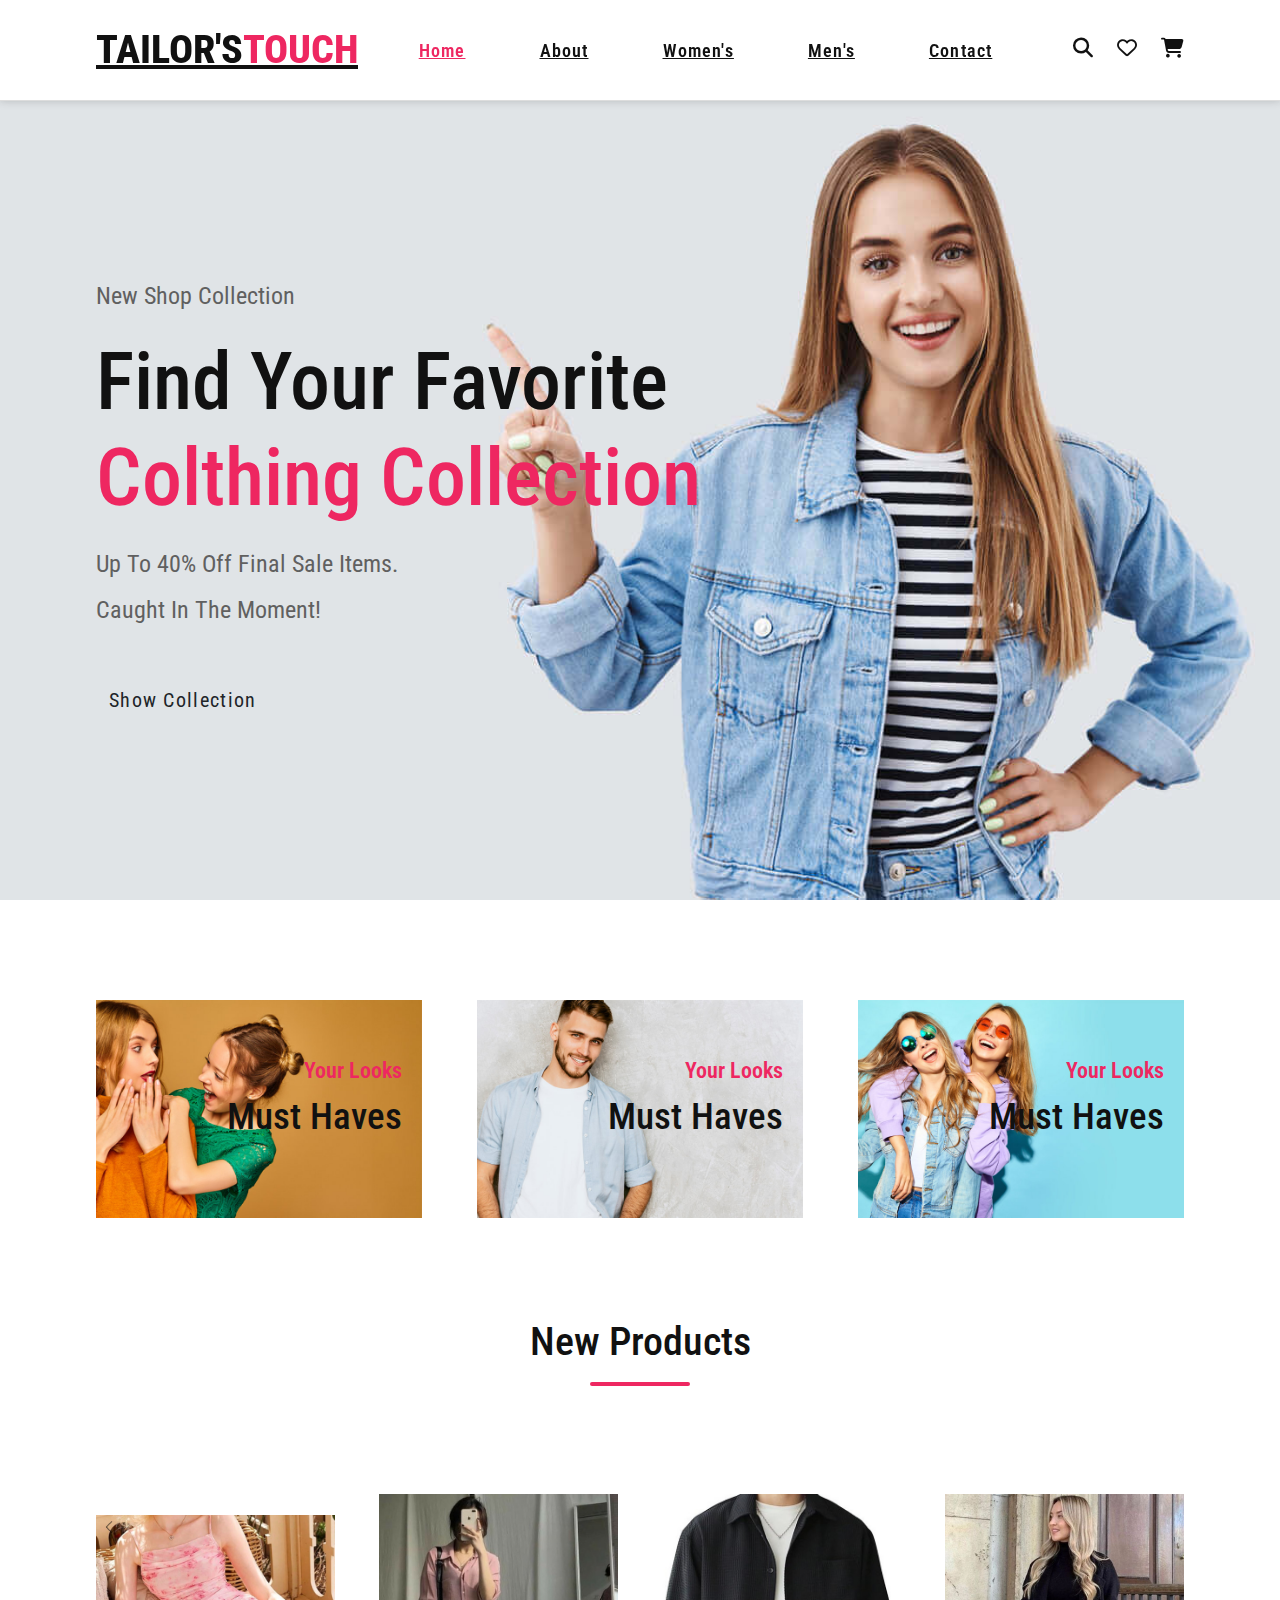
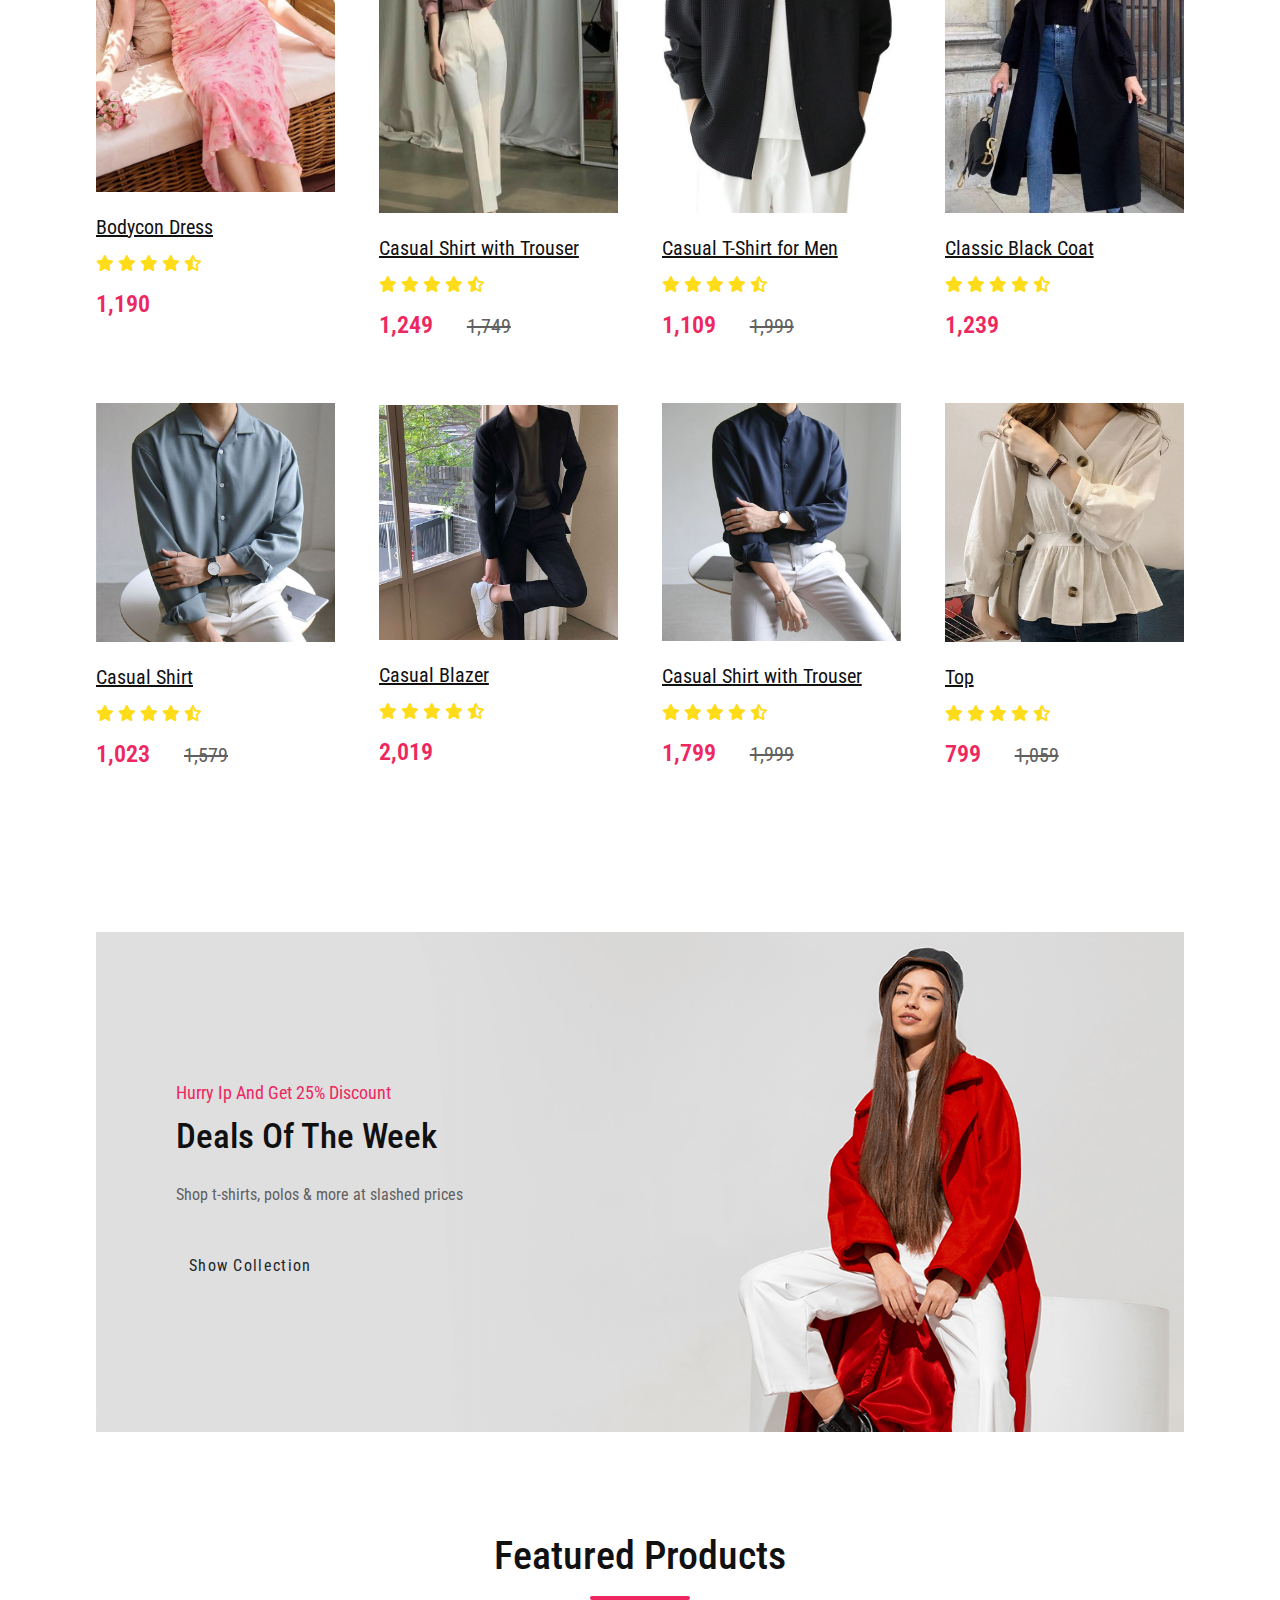
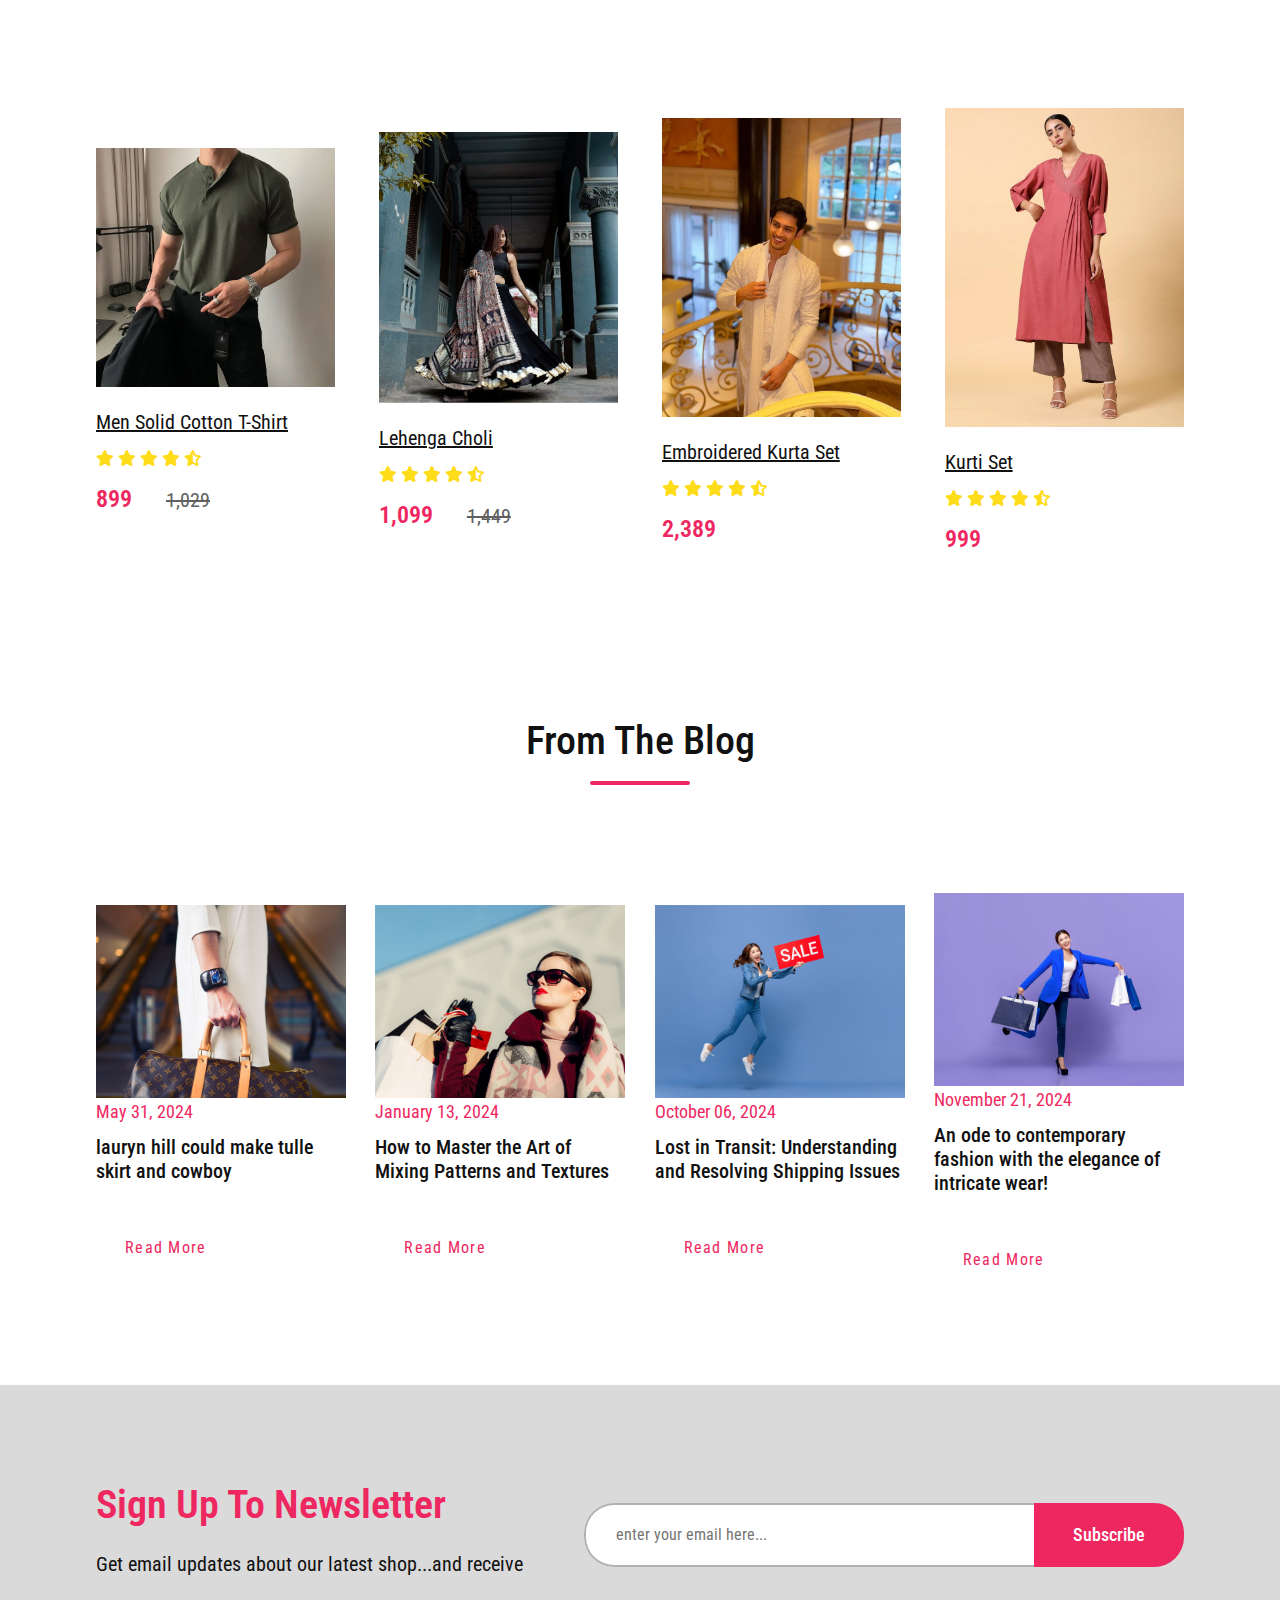
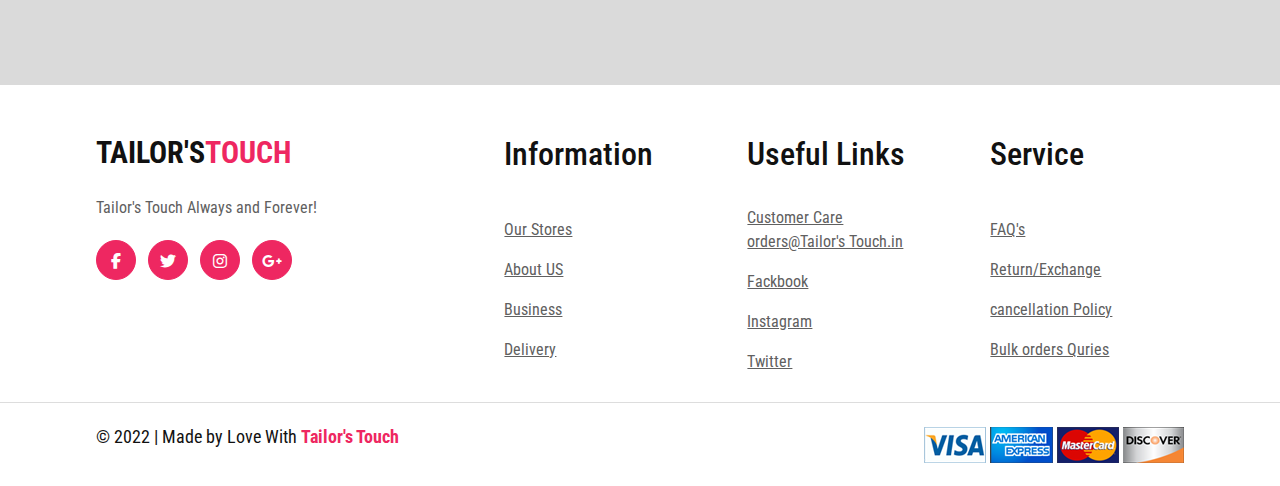
<file: New Project/index.html>
<!DOCTYPE html>
    <html lang="en">
    <head>
        <meta charset="UTF-8">
        <meta http-equiv="X-UA-Compatible" content="IE=edge">
        <meta name="viewport" content="width=device-width, initial-scale=1.0">
        <title>Tailor's Touch</title>

        <!-- Link File CSS -->
        <link rel="stylesheet" href="style.css">

        <!-- link Font Awesome -->
        <link rel="stylesheet" href="https://cdnjs.cloudflare.com/ajax/libs/font-awesome/6.4.0/css/all.min.css">

        <link href="https://cdn.jsdelivr.net/npm/bootstrap@5.3.0/dist/css/bootstrap.min.css" rel="stylesheet">
   <script src="https://cdn.jsdelivr.net/npm/bootstrap@5.3.0/dist/js/bootstrap.bundle.min.js"></script>
    </head>
    <body>
        <header>
            <nav>
                <a href="#" class="logo">Tailor's<span>Touch</span></a>
                <div class="nav-links">
                    <a href="#" class="active">Home</a>
                    <a href="About.html">About</a>
                    <a href="Women.html">Women's</a>
                    <a href="men.html">Men's</a>
                    <a href="contact.html">Contact</a>
                </div>

                <div class="right-nav">
                    <a href="#"><i class="fa-solid fa-magnifying-glass"></i></a>
                    <a href="#"><i class="fa-regular fa-heart"></i></a>
                    <a href="#"><i class="fa-solid fa-cart-shopping"></i></a>
                </div>
            </nav>
        </header>

        <section class="hero">
            <div class="contnaier">
                <div class="content">
                    <p>New Shop Collection</p>
                    <h1>Find Your Favorite <br> <span>colthing Collection</span></h1>
                    <p>up to 40% off final sale items.</p>
                    <p class="last-p">caught in the moment!</p>
                    <a href="#" class="btn">Show Collection</a>
                </div>
            </div>
        </section>

        <section class="banner">
            <div class="boxs contnaier">
                <div class="box">
                    <img src="img/b-1.jpg" alt="">
                    <div class="text">
                        <span>Your Looks</span>
                        <h5>Must Haves</h5>
                        <a href="#" class="btn">Discover Now</a>
                    </div>
                </div>

                <div class="box">
                    <img src="img/b-2.jpg" alt="">
                    <div class="text">
                        <span>Your Looks</span>
                        <h5>Must Haves</h5>
                        <a href="#" class="btn">Discover Now</a>
                    </div>
                </div>

                <div class="box">
                    <img src="img/b-3.jpg" alt="">
                    <div class="text">
                        <span>Your Looks</span>
                        <h5>Must Haves</h5>
                        <a href="#" class="btn">Discover Now</a>
                    </div>
                </div>
            </div>
        </section>

        <section class="products">
            <div class="contnaier">
                <div class="top-sec">
                    <h3>New Products</h3>
                </div>

                <div class="items">
                    <div class="item">
                        <img src="img/Screenshot 2025-02-15 011720.png" alt="">
                        <div class="product-desc">
                            <a href="#" class="title-prod">Bodycon Dress</a>
                            <div class="stars">
                                <i class="fa-solid fa-star"></i>
                                <i class="fa-solid fa-star"></i>
                                <i class="fa-solid fa-star"></i>
                                <i class="fa-solid fa-star"></i>
                                <i class="fa-solid fa-star-half-stroke"></i>
                            </div>
                            <div class="price">
                                <span>1,190</span>
                                
                            </div>

                            <div class="icon-product">
                                <a href="#"><i class="fa-regular fa-heart"></i></a>
                                <a href="#"><i class="fa-solid fa-cart-shopping"></i></a>
                                <a href="#"><i class="fa-solid fa-right-left"></i></a>
                            </div>
                        </div>
                    </div>

                    <div class="item">
                        <img src="img/1.jpg" alt="">
                        <div class="product-desc">
                            <a href="#" class="title-prod">Casual Shirt with Trouser</a>
                            <div class="stars">
                                <i class="fa-solid fa-star"></i>
                                <i class="fa-solid fa-star"></i>
                                <i class="fa-solid fa-star"></i>
                                <i class="fa-solid fa-star"></i>
                                <i class="fa-solid fa-star-half-stroke"></i>
                            </div>
                            <div class="price">
                                <span>1,249</span>
                                <del>1,749</del>
                            </div>

                            <div class="icon-product">
                                <a href="#"><i class="fa-regular fa-heart"></i></a>
                                <a href="#"><i class="fa-solid fa-cart-shopping"></i></a>
                                <a href="#"><i class="fa-solid fa-right-left"></i></a>
                            </div>
                        </div>
                    </div>

                    <div class="item">
                        <img src="img/3.jpg" alt="">
                        <div class="product-desc">
                            <a href="#" class="title-prod">Casual T-Shirt for Men</a>
                            <div class="stars">
                                <i class="fa-solid fa-star"></i>
                                <i class="fa-solid fa-star"></i>
                                <i class="fa-solid fa-star"></i>
                                <i class="fa-solid fa-star"></i>
                                <i class="fa-solid fa-star-half-stroke"></i>
                            </div>
                            <div class="price">
                                <span>1,109</span>
                                <del>1,999</del>
                            </div>

                            <div class="icon-product">
                                <a href="#"><i class="fa-regular fa-heart"></i></a>
                                <a href="#"><i class="fa-solid fa-cart-shopping"></i></a>
                                <a href="#"><i class="fa-solid fa-right-left"></i></a>
                            </div>
                        </div>
                    </div>

                    <div class="item">
                        <img src="img/4.jpg" alt="">
                        <div class="product-desc">
                            <a href="#" class="title-prod">Classic Black Coat</a>
                            <div class="stars">
                                <i class="fa-solid fa-star"></i>
                                <i class="fa-solid fa-star"></i>
                                <i class="fa-solid fa-star"></i>
                                <i class="fa-solid fa-star"></i>
                                <i class="fa-solid fa-star-half-stroke"></i>
                            </div>
                            <div class="price">
                                <span>1,239</span>
                                
                            </div>

                            <div class="icon-product">
                                <a href="#"><i class="fa-regular fa-heart"></i></a>
                                <a href="#"><i class="fa-solid fa-cart-shopping"></i></a>
                                <a href="#"><i class="fa-solid fa-right-left"></i></a>
                            </div>
                        </div>
                    </div>

                    <div class="item">
                        <img src="img/5.jpg" alt="">
                        <div class="product-desc">
                            <a href="#" class="title-prod">Casual Shirt</a>
                            <div class="stars">
                                <i class="fa-solid fa-star"></i>
                                <i class="fa-solid fa-star"></i>
                                <i class="fa-solid fa-star"></i>
                                <i class="fa-solid fa-star"></i>
                                <i class="fa-solid fa-star-half-stroke"></i>
                            </div>
                            <div class="price">
                                <span>1,023</span>
                                <del>1,579</del>
                            </div>

                            <div class="icon-product">
                                <a href="#"><i class="fa-regular fa-heart"></i></a>
                                <a href="#"><i class="fa-solid fa-cart-shopping"></i></a>
                                <a href="#"><i class="fa-solid fa-right-left"></i></a>
                            </div>
                        </div>
                    </div>

                    <div class="item">
                        <img src="img/6.jpg" alt="">
                        <div class="product-desc">
                            <a href="#" class="title-prod">Casual Blazer</a>
                            <div class="stars">
                                <i class="fa-solid fa-star"></i>
                                <i class="fa-solid fa-star"></i>
                                <i class="fa-solid fa-star"></i>
                                <i class="fa-solid fa-star"></i>
                                <i class="fa-solid fa-star-half-stroke"></i>
                            </div>
                            <div class="price">
                                <span>2,019</span>
                                
                            </div>

                            <div class="icon-product">
                                <a href="#"><i class="fa-regular fa-heart"></i></a>
                                <a href="#"><i class="fa-solid fa-cart-shopping"></i></a>
                                <a href="#"><i class="fa-solid fa-right-left"></i></a>
                            </div>
                        </div>
                    </div>

                    <div class="item">
                        <img src="img/7.jpg" alt="">
                        <div class="product-desc">
                            <a href="#" class="title-prod">Casual Shirt with Trouser</a>
                            <div class="stars">
                                <i class="fa-solid fa-star"></i>
                                <i class="fa-solid fa-star"></i>
                                <i class="fa-solid fa-star"></i>
                                <i class="fa-solid fa-star"></i>
                                <i class="fa-solid fa-star-half-stroke"></i>
                            </div>
                            <div class="price">
                                <span>1,799</span>
                                <del>1,999</del>
                            </div>

                            <div class="icon-product">
                                <a href="#"><i class="fa-regular fa-heart"></i></a>
                                <a href="#"><i class="fa-solid fa-cart-shopping"></i></a>
                                <a href="#"><i class="fa-solid fa-right-left"></i></a>
                            </div>
                        </div>
                    </div>

                    <div class="item">
                        <img src="img/15.jpg" alt="">
                        <div class="product-desc">
                            <a href="#" class="title-prod">Top</a>
                            <div class="stars">
                                <i class="fa-solid fa-star"></i>
                                <i class="fa-solid fa-star"></i>
                                <i class="fa-solid fa-star"></i>
                                <i class="fa-solid fa-star"></i>
                                <i class="fa-solid fa-star-half-stroke"></i>
                            </div>
                            <div class="price">
                                <span>799</span>
                                <del>1,059</del>
                            </div>

                            <div class="icon-product">
                                <a href="#"><i class="fa-regular fa-heart"></i></a>
                                <a href="#"><i class="fa-solid fa-cart-shopping"></i></a>
                                <a href="#"><i class="fa-solid fa-right-left"></i></a>
                            </div>
                        </div>
                    </div>

                    <!-- 8 items -->
                </div>

            </div>
        </section>


        <section class="banner-2">
            <div class="contnaier">
                <div class="content">
                    <span>hurry ip and get 25% discount</span>
                    <h3>deals of the week</h3>
                    <p>Shop t-shirts, polos & more at slashed prices</p>
                        <a href="#" class="btn">Show Collection</a>
                </div>
            </div>
        </section>


        <section class="products">
            <div class="contnaier">
                <div class="top-sec">
                    <h3>Featured Products</h3>
                </div>

                <div class="items">
                    <div class="item">
                        <img src="img/9.jpg" alt="">
                        <div class="product-desc">
                            <a href="#" class="title-prod">Men Solid Cotton T-Shirt</a>
                            <div class="stars">
                                <i class="fa-solid fa-star"></i>
                                <i class="fa-solid fa-star"></i>
                                <i class="fa-solid fa-star"></i>
                                <i class="fa-solid fa-star"></i>
                                <i class="fa-solid fa-star-half-stroke"></i>
                            </div>
                            <div class="price">
                                <span>899</span>
                                <del>1,029</del>
                            </div>

                            <div class="icon-product">
                                <a href="#"><i class="fa-regular fa-heart"></i></a>
                                <a href="#"><i class="fa-solid fa-cart-shopping"></i></a>
                                <a href="#"><i class="fa-solid fa-right-left"></i></a>
                            </div>
                        </div>
                    </div>

                    <div class="item">
                        <img src="img/17.jpg" alt="">
                        <div class="product-desc">
                            <a href="#" class="title-prod">Lehenga Choli</a>
                            <div class="stars">
                                <i class="fa-solid fa-star"></i>
                                <i class="fa-solid fa-star"></i>
                                <i class="fa-solid fa-star"></i>
                                <i class="fa-solid fa-star"></i>
                                <i class="fa-solid fa-star-half-stroke"></i>
                            </div>
                            <div class="price">
                                <span>1,099</span>
                                <del>1,449</del>
                            </div>

                            <div class="icon-product">
                                <a href="#"><i class="fa-regular fa-heart"></i></a>
                                <a href="#"><i class="fa-solid fa-cart-shopping"></i></a>
                                <a href="#"><i class="fa-solid fa-right-left"></i></a>
                            </div>
                        </div>
                    </div>

                    <div class="item">
                        <img src="img/20.jpg" alt="">
                        <div class="product-desc">
                            <a href="#" class="title-prod">Embroidered Kurta Set</a>
                            <div class="stars">
                                <i class="fa-solid fa-star"></i>
                                <i class="fa-solid fa-star"></i>
                                <i class="fa-solid fa-star"></i>
                                <i class="fa-solid fa-star"></i>
                                <i class="fa-solid fa-star-half-stroke"></i>
                            </div>
                            <div class="price">
                                <span>2,389</span>
                               
                            </div>

                            <div class="icon-product">
                                <a href="#"><i class="fa-regular fa-heart"></i></a>
                                <a href="#"><i class="fa-solid fa-cart-shopping"></i></a>
                                <a href="#"><i class="fa-solid fa-right-left"></i></a>
                            </div>
                        </div>
                    </div>

                    <div class="item">
                        <img src="img/19.jpg" alt="">
                        <div class="product-desc">
                            <a href="#" class="title-prod">Kurti Set</a>
                            <div class="stars">
                                <i class="fa-solid fa-star"></i>
                                <i class="fa-solid fa-star"></i>
                                <i class="fa-solid fa-star"></i>
                                <i class="fa-solid fa-star"></i>
                                <i class="fa-solid fa-star-half-stroke"></i>
                            </div>
                            <div class="price">
                                <span>999</span>
                                
                            </div>

                            <div class="icon-product">
                                <a href="#"><i class="fa-regular fa-heart"></i></a>
                                <a href="#"><i class="fa-solid fa-cart-shopping"></i></a>
                                <a href="#"><i class="fa-solid fa-right-left"></i></a>
                            </div>
                        </div>
                    </div>

                    <!-- 4 items -->
                </div>

            </div>
        </section>
        

        <section class="blog">
            <div class="contnaier">
                <div class="top-sec">
                    <h3>From The Blog</h3>
                </div>

                <div class="boxs">
                    <div class="box">
                        <img src="img/blog1.jpg" alt="">
                        <div class="desc-blog">
                            <span>May 31, 2024</span>
                            <h4>lauryn hill could make tulle skirt and cowboy</h4>
                            <a href="#" class="btn">Read More</a>
                        </div>
                    </div>

                    <div class="box">
                        <img src="img/blog2.jpg" alt="">
                        <div class="desc-blog">
                            <span>January 13, 2024</span>
                            <h4>How to Master the Art of Mixing Patterns and Textures</h4>
                            <a href="#" class="btn">Read More</a>
                        </div>
                    </div>

                    <div class="box">
                        <img src="img/blog3.jpg" alt="">
                        <div class="desc-blog">
                            <span>October 06, 2024</span>
                            <h4>Lost in Transit: Understanding and Resolving Shipping Issues</h4>
                            <a href="#" class="btn">Read More</a>
                        </div>
                    </div>

                    <div class="box">
                        <img src="img/blog4.jpg" alt="">
                        <div class="desc-blog">
                            <span>November 21, 2024</span>
                            <h4>An ode to contemporary fashion with the elegance of intricate wear!</h4>
                            <a href="#" class="btn">Read More</a>
                        </div>
                    </div>

                    <!-- 4 boxs -->
                </div>
            </div>
        </section>


        <div class="newsletter">
            <div class="contnaier">
                <div class="text">
                    <h4>sign up to newsletter</h4>
                    <p>Get email updates about our latest shop...and receive</p>
                </div>

                <div class="subscribe-form">
                    <form action="">
                        <input type="email" placeholder="enter your email here...">
                        <button class="btn-srch">Subscribe</button>
                    </form>
                </div>
            </div>
        </div>


        <footer>
            <div class="contnaier">
                <div class="big-rows">
                    <h6 class="logo">Tailor's<span>Touch</span></h6>
                    <p>Tailor's Touch Always and Forever!</p>
                        <div class="coical-icon">
                            <a href="#"><i class="fa-brands fa-facebook-f"></i></a>
                            <a href="#"><i class="fa-brands fa-twitter"></i></a>
                            <a href="#"><i class="fa-brands fa-instagram"></i></a>
                            <a href="#"><i class="fa-brands fa-google-plus-g"></i></a>
                        </div>
                </div>

                <div class="row">
                    <h2 class="tittle">Information</h2>
                    <div class="links">
                        <a href="#">Our Stores</a>
                        <a href="#">About US</a>
                        <a href="#">Business</a>
                        <a href="#">Delivery</a>
                    </div>
                </div>

                <div class="row">
                    <h2 class="tittle">Useful Links</h2>
                    <div class="links">
                        <a href="#">Customer Care
                            orders@Tailor's Touch.in</a>
                        <a href="#">Fackbook</a>
                        <a href="#">Instagram</a>
                        <a href="#">Twitter</a>
                    </div>
                </div>

                <div class="row">
                    <h2 class="tittle">Service</h2>
                    <div class="links">
                        <a href="#">FAQ's</a>
                        <a href="#">Return/Exchange</a>
                        <a href="#">cancellation Policy</a>
                        <a href="#">Bulk orders Quries</a>
                    </div>
                </div>
            </div>

            <div class="bottom-footer">
                <div class="content">
                    <p>&copy; 2022 | Made by Love With <span>Tailor's Touch</span></p>

                    <div class="payment-img">
                        <img src="img/payment-1.png" alt="">
                        <img src="img/payment-2.png" alt="">
                        <img src="img/payment-3.png" alt="">
                        <img src="img/payment-4.png" alt="">
                    </div>
                </div>
            </div>
        </footer>


    </body>
    </html>
</file>
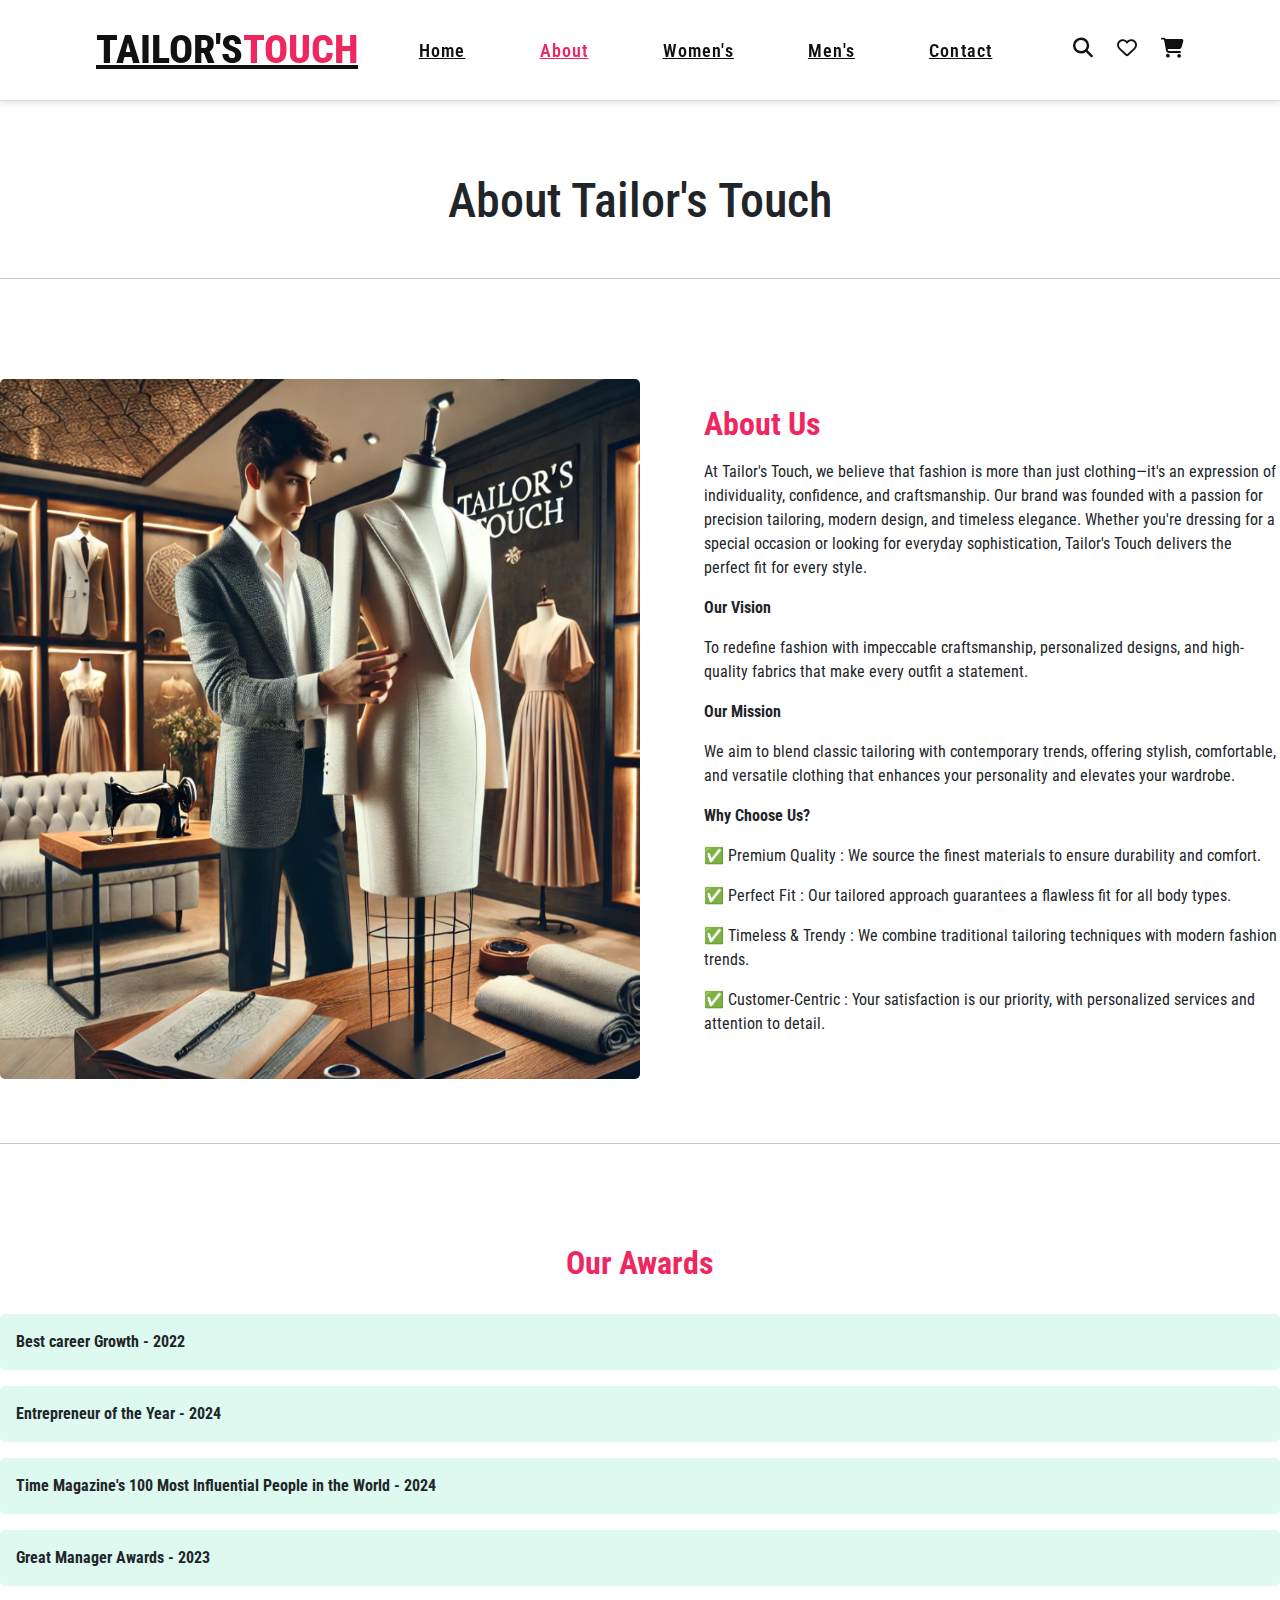
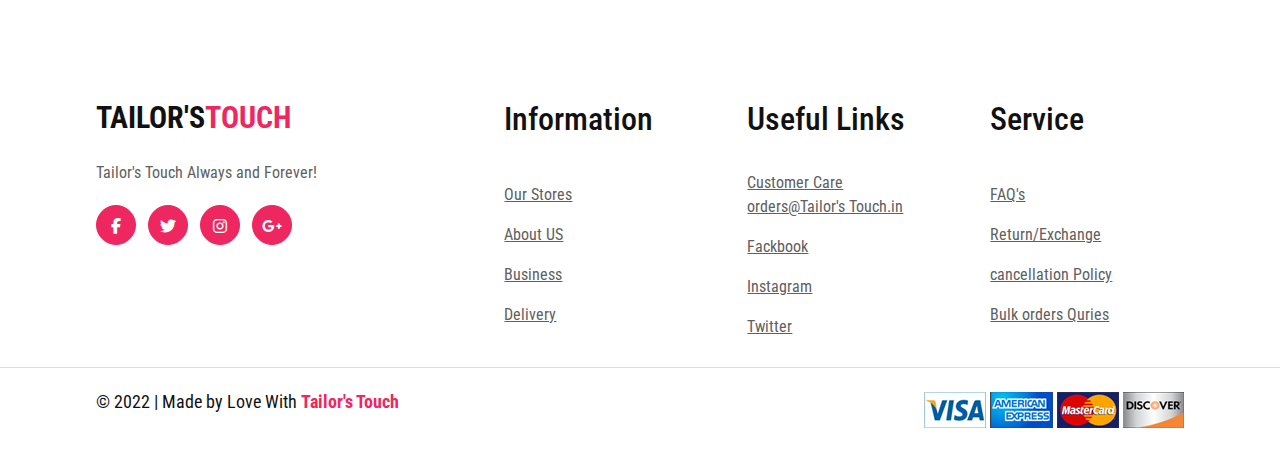
<file: New Project/About.html>
<!DOCTYPE html>
<html lang="en">
<head>
    <meta charset="UTF-8">
    <meta name="viewport" content="width=device-width, initial-scale=1.0">
    <title>Tailor's Touch - About Us</title>
    <link rel="stylesheet" href="style.css">

     <!-- link Font Awesome -->
     <link rel="stylesheet" href="https://cdnjs.cloudflare.com/ajax/libs/font-awesome/6.4.0/css/all.min.css">

    <link href="https://cdn.jsdelivr.net/npm/bootstrap@5.3.0/dist/css/bootstrap.min.css" rel="stylesheet">
   <script src="https://cdn.jsdelivr.net/npm/bootstrap@5.3.0/dist/js/bootstrap.bundle.min.js"></script>

</head>
<body>
    <header>
            <nav>
                <a href="#" class="logo">Tailor's<span>Touch</span></a>
                <div class="nav-links">
                    <a href="index.html">Home</a>
                    <a href="About.html" class="active">About</a>
                    <a href="Women.html">Women's</a>
                    <a href="men.html">Men's</a>
                    <a href="contact.html">Contact</a>
                </div>

                <div class="right-nav">
                    <a href="#"><i class="fa-solid fa-magnifying-glass"></i></a>
                    <a href="#"><i class="fa-regular fa-heart"></i></a>
                    <a href="#"><i class="fa-solid fa-cart-shopping"></i></a>
                </div>
            </nav>
        </header>
    

    <main>
        <br><br><br>
        <section class="about-header">
            <h1>About Tailor's Touch</h1>
        </section>

        <div class="sticky"><hr></div>

        <section class="about-content">
            <div class="about-image">
                <img src="img/about3.png" alt="Tailor's Touch">
            </div>
            <div class="about-text">
                <h2><b>About Us</b></h2>
                <p>At Tailor's Touch, we believe that fashion is more than just clothing—it's an expression of individuality, confidence, 
                    and craftsmanship. Our brand was founded with a passion for precision tailoring, modern design, and timeless elegance.
                     Whether you're dressing for a special occasion or looking for everyday sophistication, Tailor's Touch delivers the
                      perfect fit for every style.
                    </p>
                    <p><b>Our Vision</b></p>
                    <p>To redefine fashion with impeccable craftsmanship, personalized designs, 
                    and high-quality fabrics that make every outfit a statement.
                    </p>
                    <p><b>Our Mission</b></p>
                    <p>We aim to blend classic tailoring with contemporary trends, offering stylish, comfortable,
                     and versatile clothing that enhances your personality and elevates your wardrobe.
                    </p>
                    <p><b>Why Choose Us?</b></p>
                    <p>✅ Premium Quality : We source the finest materials to ensure durability and comfort.</p>
                    <p>✅ Perfect Fit : Our tailored approach guarantees a flawless fit for all body types.</p>
                    <p>✅ Timeless & Trendy : We combine traditional tailoring techniques with modern fashion trends.</p>
                    <p>✅ Customer-Centric : Your satisfaction is our priority, with personalized services and attention to detail.</p>
                    
                </div>
        
        </section>

        <div class="sticky"><hr></div>

        <section class="awards">
            <h2><b>Our Awards</b></h2>
            <ul class="award-list">
                <li>Best career Growth - 2022</li>
                <li>Entrepreneur of the Year - 2024</li>
                <li>Time Magazine's 100 Most Influential People in the World - 2024</li>
                <li>Great Manager Awards - 2023</li>
            </ul>
        </section>
    </main>
<!------------footer--------------->
    <footer>
        <div class="contnaier">
            <div class="big-rows">
                <h6 class="logo">Tailor's<span>Touch</span></h6>
                <p>Tailor's Touch Always and Forever!</p>
                    <div class="coical-icon">
                        <a href="#"><i class="fa-brands fa-facebook-f"></i></a>
                        <a href="#"><i class="fa-brands fa-twitter"></i></a>
                        <a href="#"><i class="fa-brands fa-instagram"></i></a>
                        <a href="#"><i class="fa-brands fa-google-plus-g"></i></a>
                    </div>
            </div>

            <div class="row">
                <h2 class="tittle">Information</h2>
                <div class="links">
                    <a href="#">Our Stores</a>
                    <a href="#">About US</a>
                    <a href="#">Business</a>
                    <a href="#">Delivery</a>
                </div>
            </div>

            <div class="row">
                <h2 class="tittle">Useful Links</h2>
                <div class="links">
                    <a href="#">Customer Care
                        orders@Tailor's Touch.in</a>
                    <a href="#">Fackbook</a>
                    <a href="#">Instagram</a>
                    <a href="#">Twitter</a>
                </div>
            </div>

            <div class="row">
                <h2 class="tittle">Service</h2>
                <div class="links">
                    <a href="#">FAQ's</a>
                    <a href="#">Return/Exchange</a>
                    <a href="#">cancellation Policy</a>
                    <a href="#">Bulk orders Quries</a>
                </div>
            </div>
        </div>

        <div class="bottom-footer">
            <div class="content">
                <p>&copy; 2022 | Made by Love With <span>Tailor's Touch</span></p>

                <div class="payment-img">
                    <img src="img/payment-1.png" alt="">
                    <img src="img/payment-2.png" alt="">
                    <img src="img/payment-3.png" alt="">
                    <img src="img/payment-4.png" alt="">
                </div>
            </div>
        </div>
    </footer>

</body>
</html>
</file>
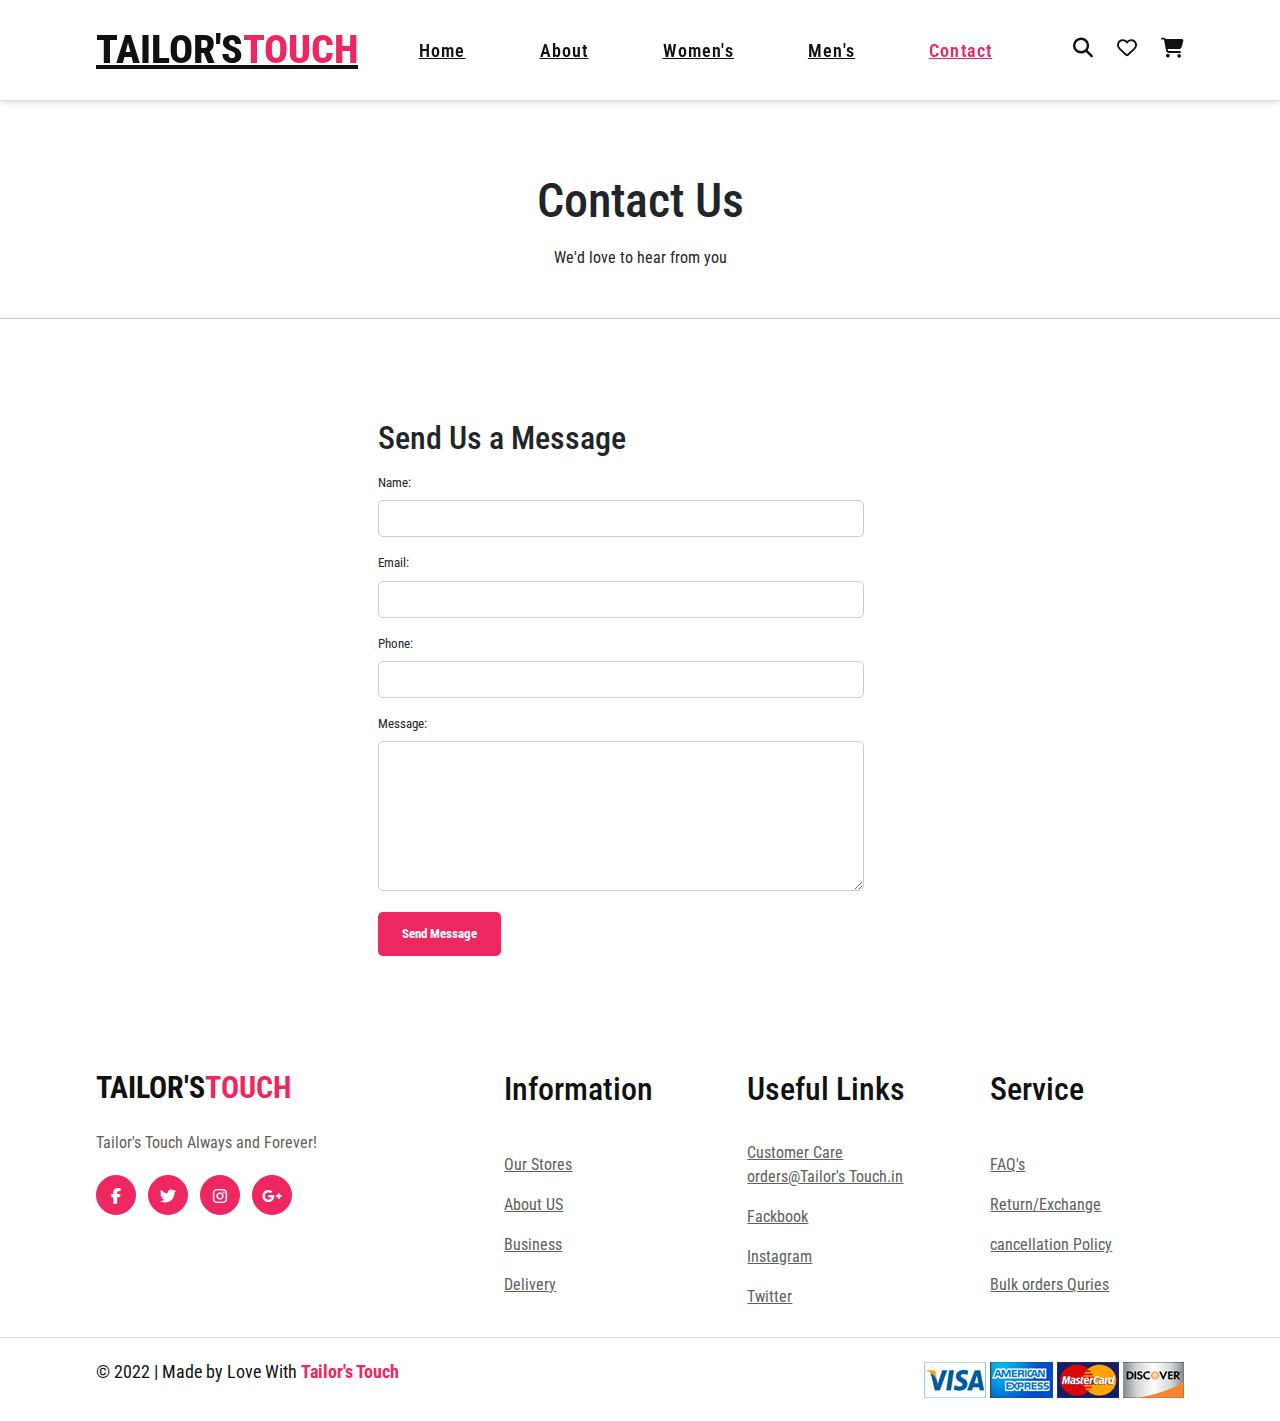
<file: New Project/contact.html>
<!DOCTYPE html>
<html lang="en">
<head>
    <meta charset="UTF-8">
    <meta name="viewport" content="width=device-width, initial-scale=1.0">
    <title>Contact Us</title>
    <link rel="stylesheet" href="style.css">

    <!-- link Font Awesome -->
    <link rel="stylesheet" href="https://cdnjs.cloudflare.com/ajax/libs/font-awesome/6.4.0/css/all.min.css">
    <!-- link bootstrap -->
    <link href="https://cdn.jsdelivr.net/npm/bootstrap@5.3.0/dist/css/bootstrap.min.css" rel="stylesheet">
    <script src="https://cdn.jsdelivr.net/npm/bootstrap@5.3.0/dist/js/bootstrap.bundle.min.js"></script>

</head>
<body>
    <header>
        <nav>
            <a href="#" class="logo">Tailor's<span>Touch</span></a>
            <div class="nav-links">
                <a href="index.html">Home</a>
                <a href="About.html">About</a>
                <a href="Women.html">Women's</a>
                <a href="men.html">Men's</a>
                <a href="contact.html" class="active">Contact</a>
            </div>

            <div class="right-nav">
                <a href="#"><i class="fa-solid fa-magnifying-glass"></i></a>
                <a href="#"><i class="fa-regular fa-heart"></i></a>
                <a href="#"><i class="fa-solid fa-cart-shopping"></i></a>
            </div>
        </nav>
    </header>

    <main>
        <br><br><br>
        <section class="contact-header">
            <h1>Contact Us</h1>
            <p>We'd love to hear from you</p>
        </section>

        <div class="sticky"><hr></div>

     <section class="contact-content">
            <div class="contact-info">
        <div class="contact-form">
            <h2>Send Us a Message</h2>
            <form action="#" method="POST">
                <div class="form-group">
                    <label for="name">Name:</label>
                    <input type="text" id="name" name="name" required>
                </div>
                <div class="form-group">
                    <label for="email">Email:</label>
                    <input type="email" id="email" name="email" required>
                </div>
                <div class="form-group">
                    <label for="phone">Phone:</label>
                    <input type="tel" id="phone" name="phone">
                </div>
                <div class="form-group">
                    <label for="message">Message:</label>
                    <textarea id="message" name="message" required></textarea>
                </div>
                <button type="submit" class="submit-btn">Send Message</button>
            </form>
        </div>
    </section>

    </main>

     <footer>
            <div class="contnaier">
                <div class="big-rows">
                    <h6 class="logo">Tailor's<span>Touch</span></h6>
                    <p>Tailor's Touch Always and Forever!</p>
                        <div class="coical-icon">
                            <a href="#"><i class="fa-brands fa-facebook-f"></i></a>
                            <a href="#"><i class="fa-brands fa-twitter"></i></a>
                            <a href="#"><i class="fa-brands fa-instagram"></i></a>
                            <a href="#"><i class="fa-brands fa-google-plus-g"></i></a>
                        </div>
                </div>

                <div class="row">
                    <h2 class="tittle">Information</h2>
                    <div class="links">
                        <a href="#">Our Stores</a>
                        <a href="#">About US</a>
                        <a href="#">Business</a>
                        <a href="#">Delivery</a>
                    </div>
                </div>

                <div class="row">
                    <h2 class="tittle">Useful Links</h2>
                    <div class="links">
                        <a href="#">Customer Care
                            orders@Tailor's Touch.in</a>
                        <a href="#">Fackbook</a>
                        <a href="#">Instagram</a>
                        <a href="#">Twitter</a>
                    </div>
                </div>

                <div class="row">
                    <h2 class="tittle">Service</h2>
                    <div class="links">
                        <a href="#">FAQ's</a>
                        <a href="#">Return/Exchange</a>
                        <a href="#">cancellation Policy</a>
                        <a href="#">Bulk orders Quries</a>
                    </div>
                </div>
            </div>

            <div class="bottom-footer">
                <div class="content">
                    <p>&copy; 2022 | Made by Love With <span>Tailor's Touch</span></p>

                    <div class="payment-img">
                        <img src="img/payment-1.png" alt="">
                        <img src="img/payment-2.png" alt="">
                        <img src="img/payment-3.png" alt="">
                        <img src="img/payment-4.png" alt="">
                    </div>
                </div>
            </div>
        </footer>

</body>
</html>
</file>
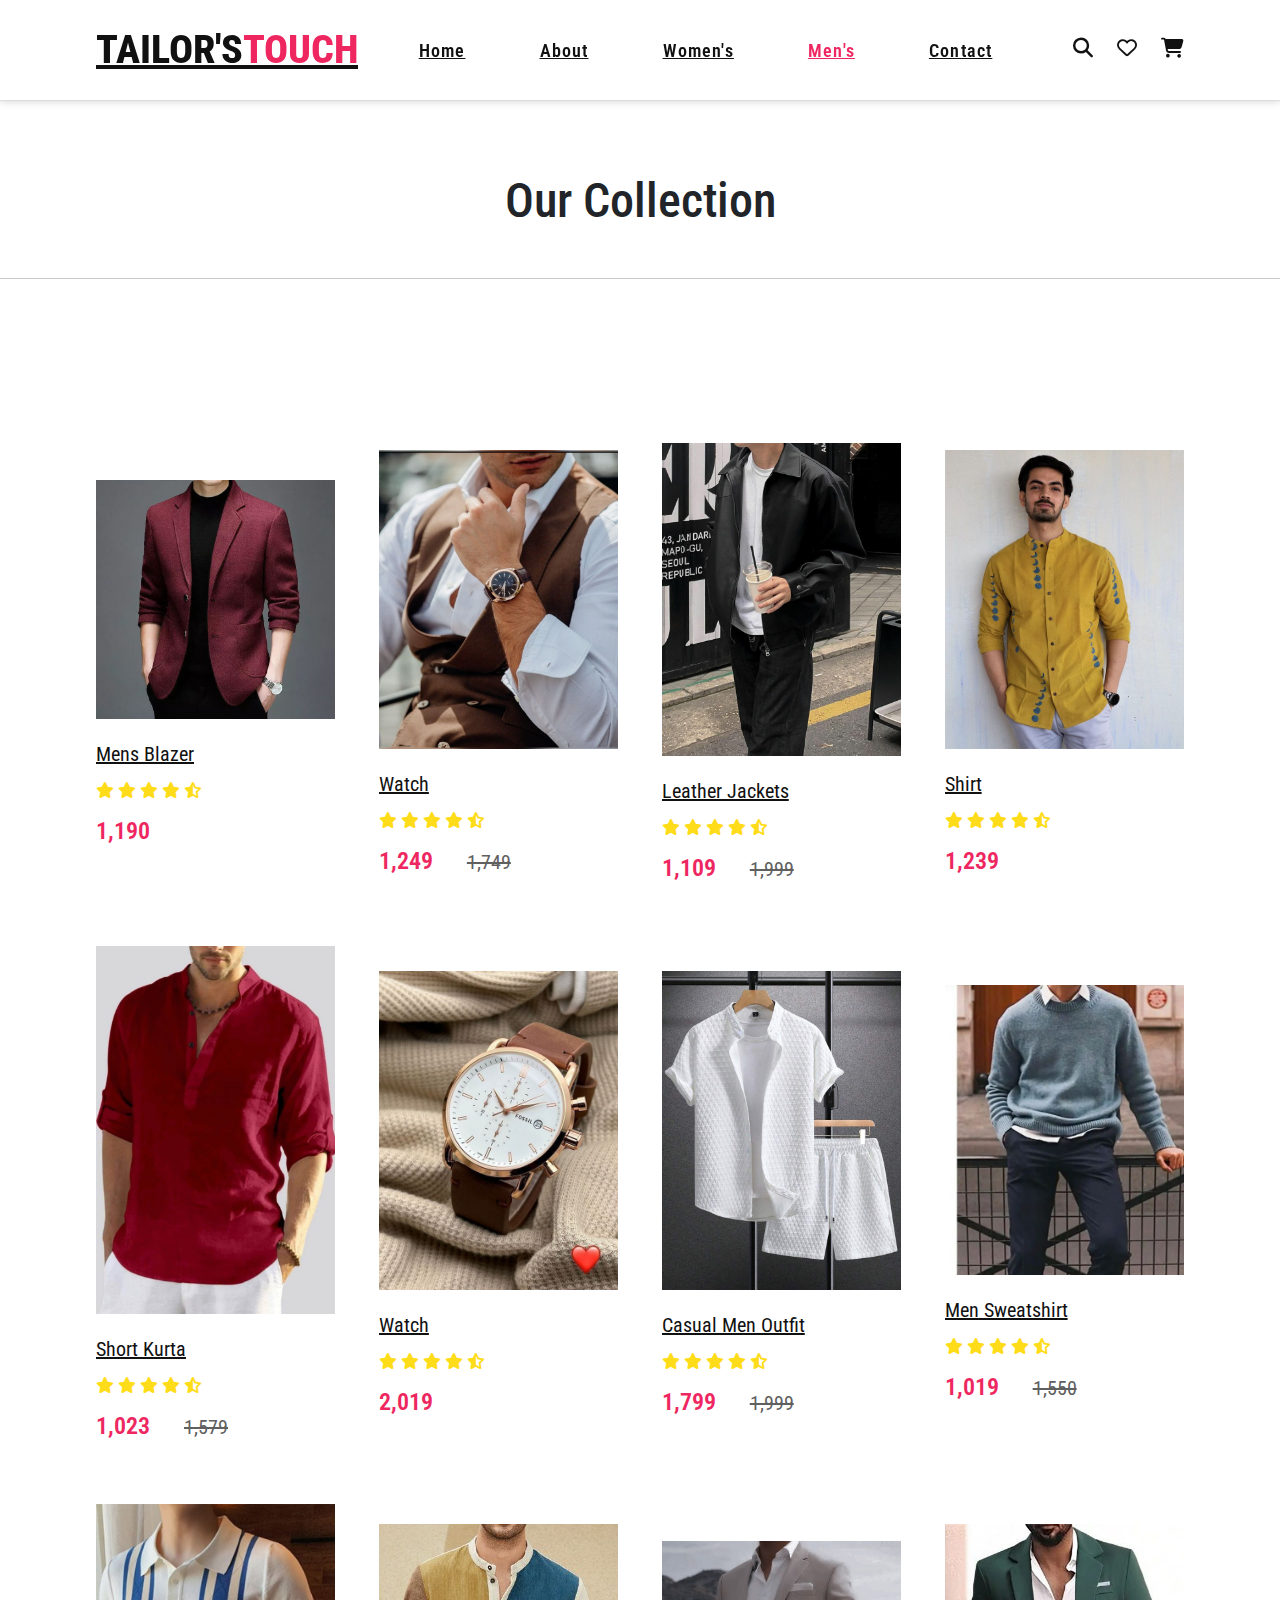
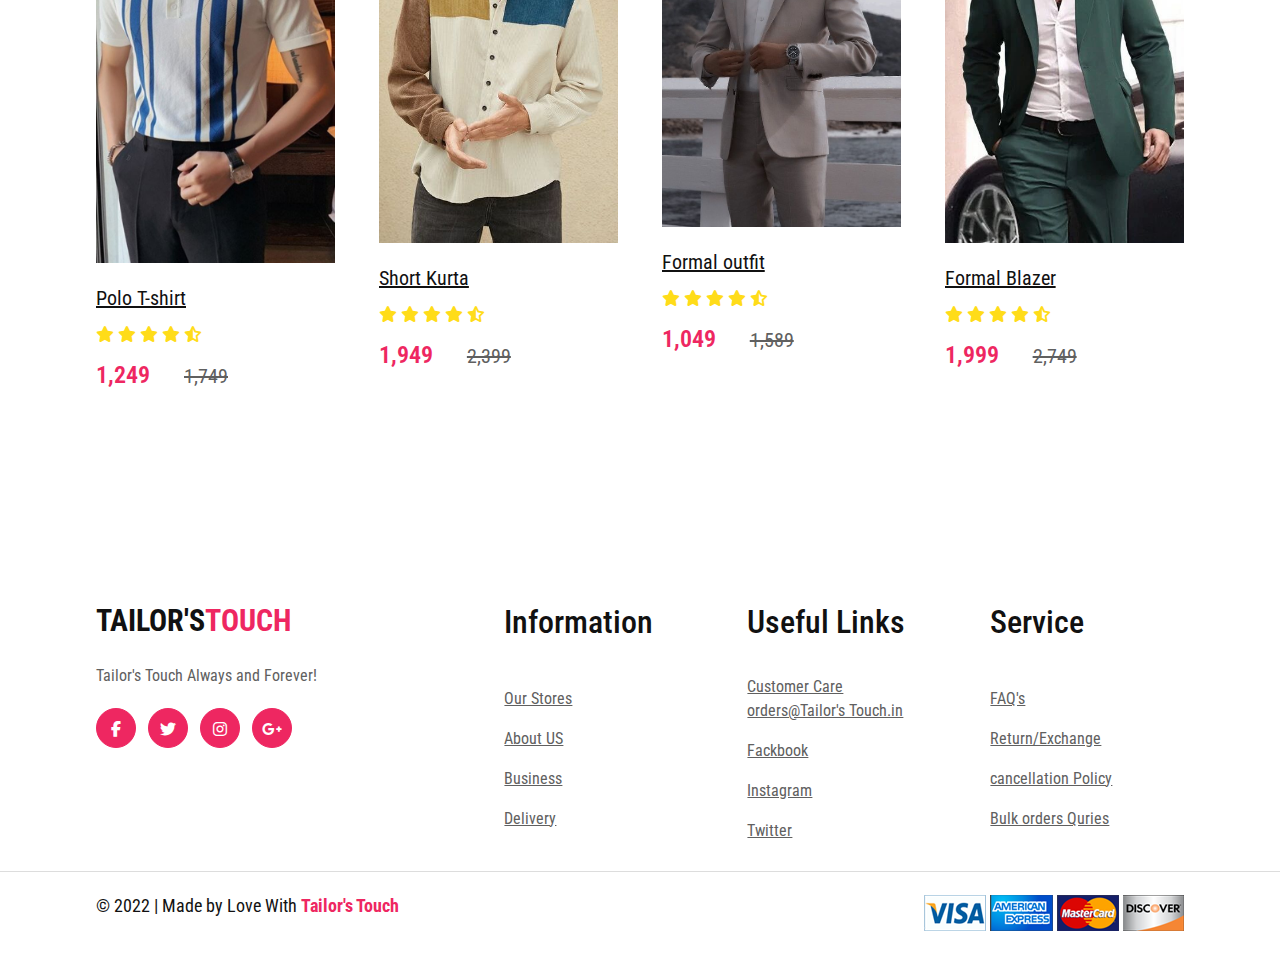
<file: New Project/men.html>
<!DOCTYPE html>
<html lang="en">
<head>
    <meta charset="UTF-8">
    <meta name="viewport" content="width=device-width, initial-scale=1.0">
    <title>Men</title>
    <link rel="stylesheet" href="style.css">

    <!-- link Font Awesome -->
    <link rel="stylesheet" href="https://cdnjs.cloudflare.com/ajax/libs/font-awesome/6.4.0/css/all.min.css">
    <!-- link bootstrap -->
    <link href="https://cdn.jsdelivr.net/npm/bootstrap@5.3.0/dist/css/bootstrap.min.css" rel="stylesheet">
    <script src="https://cdn.jsdelivr.net/npm/bootstrap@5.3.0/dist/js/bootstrap.bundle.min.js"></script>

</head>
<body>
    <header>
        <nav>
            <a href="#" class="logo">Tailor's<span>Touch</span></a>
            <div class="nav-links">
                <a href="index.html">Home</a>
                <a href="About.html">About</a>
                <a href="Women.html" >Women's</a>
                <a href="men.html" class="active">Men's</a>
                <a href="contact.html">Contact</a>
            </div>

            <div class="right-nav">
                <a href="#"><i class="fa-solid fa-magnifying-glass"></i></a>
                <a href="#"><i class="fa-regular fa-heart"></i></a>
                <a href="#"><i class="fa-solid fa-cart-shopping"></i></a>
            </div>
        </nav>
    </header>

    <main>
        <br><br><br>
        <section class="gallery-header">
            <h1>Our Collection</h1>
        </section>

        <div class="sticky"><hr></div>
        <br><br>

        <section class="products">
            <div class="contnaier">

                <div class="items">
                    <div class="item">
                        <img src="img/men1.jpg" alt="">
                        <div class="product-desc">
                            <a href="#" class="title-prod">Mens Blazer</a>
                            <div class="stars">
                                <i class="fa-solid fa-star"></i>
                                <i class="fa-solid fa-star"></i>
                                <i class="fa-solid fa-star"></i>
                                <i class="fa-solid fa-star"></i>
                                <i class="fa-solid fa-star-half-stroke"></i>
                            </div>
                            <div class="price">
                                <span>1,190</span>
                                
                            </div>

                            <div class="icon-product">
                                <a href="#"><i class="fa-regular fa-heart"></i></a>
                                <a href="#"><i class="fa-solid fa-cart-shopping"></i></a>
                                <a href="#"><i class="fa-solid fa-right-left"></i></a>
                            </div>
                        </div>
                    </div>

                    <div class="item">
                        <img src="img/download (19).jpg" alt="">
                        <div class="product-desc">
                            <a href="#" class="title-prod">Watch</a>
                            <div class="stars">
                                <i class="fa-solid fa-star"></i>
                                <i class="fa-solid fa-star"></i>
                                <i class="fa-solid fa-star"></i>
                                <i class="fa-solid fa-star"></i>
                                <i class="fa-solid fa-star-half-stroke"></i>
                            </div>
                            <div class="price">
                                <span>1,249</span>
                                <del>1,749</del>
                            </div>

                            <div class="icon-product">
                                <a href="#"><i class="fa-regular fa-heart"></i></a>
                                <a href="#"><i class="fa-solid fa-cart-shopping"></i></a>
                                <a href="#"><i class="fa-solid fa-right-left"></i></a>
                            </div>
                        </div>
                    </div>

                    <div class="item">
                        <img src="img/download (20).jpg" alt="">
                        <div class="product-desc">
                            <a href="#" class="title-prod">Leather Jackets</a>
                            <div class="stars">
                                <i class="fa-solid fa-star"></i>
                                <i class="fa-solid fa-star"></i>
                                <i class="fa-solid fa-star"></i>
                                <i class="fa-solid fa-star"></i>
                                <i class="fa-solid fa-star-half-stroke"></i>
                            </div>
                            <div class="price">
                                <span>1,109</span>
                                <del>1,999</del>
                            </div>

                            <div class="icon-product">
                                <a href="#"><i class="fa-regular fa-heart"></i></a>
                                <a href="#"><i class="fa-solid fa-cart-shopping"></i></a>
                                <a href="#"><i class="fa-solid fa-right-left"></i></a>
                            </div>
                        </div>
                    </div>

                    <div class="item">
                        <img src="img/Men.jpg" alt="">
                        <div class="product-desc">
                            <a href="#" class="title-prod">Shirt</a>
                            <div class="stars">
                                <i class="fa-solid fa-star"></i>
                                <i class="fa-solid fa-star"></i>
                                <i class="fa-solid fa-star"></i>
                                <i class="fa-solid fa-star"></i>
                                <i class="fa-solid fa-star-half-stroke"></i>
                            </div>
                            <div class="price">
                                <span>1,239</span>
                                
                            </div>

                            <div class="icon-product">
                                <a href="#"><i class="fa-regular fa-heart"></i></a>
                                <a href="#"><i class="fa-solid fa-cart-shopping"></i></a>
                                <a href="#"><i class="fa-solid fa-right-left"></i></a>
                            </div>
                        </div>
                    </div>

                    <div class="item">
                        <img src="img/men3.jpg" alt="">
                        <div class="product-desc">
                            <a href="#" class="title-prod">Short Kurta</a>
                            <div class="stars">
                                <i class="fa-solid fa-star"></i>
                                <i class="fa-solid fa-star"></i>
                                <i class="fa-solid fa-star"></i>
                                <i class="fa-solid fa-star"></i>
                                <i class="fa-solid fa-star-half-stroke"></i>
                            </div>
                            <div class="price">
                                <span>1,023</span>
                                <del>1,579</del>
                            </div>

                            <div class="icon-product">
                                <a href="#"><i class="fa-regular fa-heart"></i></a>
                                <a href="#"><i class="fa-solid fa-cart-shopping"></i></a>
                                <a href="#"><i class="fa-solid fa-right-left"></i></a>
                            </div>
                        </div>
                    </div>

                    <div class="item">
                        <img src="img/women3.jpg" alt="">
                        <div class="product-desc">
                            <a href="#" class="title-prod">Watch</a>
                            <div class="stars">
                                <i class="fa-solid fa-star"></i>
                                <i class="fa-solid fa-star"></i>
                                <i class="fa-solid fa-star"></i>
                                <i class="fa-solid fa-star"></i>
                                <i class="fa-solid fa-star-half-stroke"></i>
                            </div>
                            <div class="price">
                                <span>2,019</span>
                                
                            </div>

                            <div class="icon-product">
                                <a href="#"><i class="fa-regular fa-heart"></i></a>
                                <a href="#"><i class="fa-solid fa-cart-shopping"></i></a>
                                <a href="#"><i class="fa-solid fa-right-left"></i></a>
                            </div>
                        </div>
                    </div>

                    <div class="item">
                        <img src="img/24.jpg" alt="">
                        <div class="product-desc">
                            <a href="#" class="title-prod">Casual Men Outfit</a>
                            <div class="stars">
                                <i class="fa-solid fa-star"></i>
                                <i class="fa-solid fa-star"></i>
                                <i class="fa-solid fa-star"></i>
                                <i class="fa-solid fa-star"></i>
                                <i class="fa-solid fa-star-half-stroke"></i>
                            </div>
                            <div class="price">
                                <span>1,799</span>
                                <del>1,999</del>
                            </div>

                            <div class="icon-product">
                                <a href="#"><i class="fa-regular fa-heart"></i></a>
                                <a href="#"><i class="fa-solid fa-cart-shopping"></i></a>
                                <a href="#"><i class="fa-solid fa-right-left"></i></a>
                            </div>
                        </div>
                    </div>

                    <div class="item">
                        <img src="img/download (21).jpg" alt="">
                        <div class="product-desc">
                            <a href="#" class="title-prod">Men Sweatshirt</a>
                            <div class="stars">
                                <i class="fa-solid fa-star"></i>
                                <i class="fa-solid fa-star"></i>
                                <i class="fa-solid fa-star"></i>
                                <i class="fa-solid fa-star"></i>
                                <i class="fa-solid fa-star-half-stroke"></i>
                            </div>
                            <div class="price">
                                <span>1,019</span>
                                <del>1,550</del>
                            </div>

                            <div class="icon-product">
                                <a href="#"><i class="fa-regular fa-heart"></i></a>
                                <a href="#"><i class="fa-solid fa-cart-shopping"></i></a>
                                <a href="#"><i class="fa-solid fa-right-left"></i></a>
                            </div>
                        </div>
                    </div>

                    <div class="item">
                        <img src="img/download (23).jpg" alt="">
                        <div class="product-desc">
                            <a href="#" class="title-prod">Polo T-shirt</a>
                            <div class="stars">
                                <i class="fa-solid fa-star"></i>
                                <i class="fa-solid fa-star"></i>
                                <i class="fa-solid fa-star"></i>
                                <i class="fa-solid fa-star"></i>
                                <i class="fa-solid fa-star-half-stroke"></i>
                            </div>
                            <div class="price">
                                <span>1,249</span>
                                <del>1,749</del>
                            </div>

                            <div class="icon-product">
                                <a href="#"><i class="fa-regular fa-heart"></i></a>
                                <a href="#"><i class="fa-solid fa-cart-shopping"></i></a>
                                <a href="#"><i class="fa-solid fa-right-left"></i></a>
                            </div>
                        </div>
                    </div>

                    <div class="item">
                        <img src="img/25.jpg" alt="">
                        <div class="product-desc">
                            <a href="#" class="title-prod">Short Kurta</a>
                            <div class="stars">
                                <i class="fa-solid fa-star"></i>
                                <i class="fa-solid fa-star"></i>
                                <i class="fa-solid fa-star"></i>
                                <i class="fa-solid fa-star"></i>
                                <i class="fa-solid fa-star-half-stroke"></i>
                            </div>
                            <div class="price">
                                <span>1,949</span>
                                <del>2,399</del>
                            </div>

                            <div class="icon-product">
                                <a href="#"><i class="fa-regular fa-heart"></i></a>
                                <a href="#"><i class="fa-solid fa-cart-shopping"></i></a>
                                <a href="#"><i class="fa-solid fa-right-left"></i></a>
                            </div>
                        </div>
                    </div>

                    <div class="item">
                        <img src="img/26.jpg" alt="">
                        <div class="product-desc">
                            <a href="#" class="title-prod">Formal outfit</a>
                            <div class="stars">
                                <i class="fa-solid fa-star"></i>
                                <i class="fa-solid fa-star"></i>
                                <i class="fa-solid fa-star"></i>
                                <i class="fa-solid fa-star"></i>
                                <i class="fa-solid fa-star-half-stroke"></i>
                            </div>
                            <div class="price">
                                <span>1,049</span>
                                <del>1,589</del>
                            </div>

                            <div class="icon-product">
                                <a href="#"><i class="fa-regular fa-heart"></i></a>
                                <a href="#"><i class="fa-solid fa-cart-shopping"></i></a>
                                <a href="#"><i class="fa-solid fa-right-left"></i></a>
                            </div>
                        </div>
                    </div>

                    <div class="item">
                        <img src="img/27.jpg" alt="">
                        <div class="product-desc">
                            <a href="#" class="title-prod">Formal Blazer</a>
                            <div class="stars">
                                <i class="fa-solid fa-star"></i>
                                <i class="fa-solid fa-star"></i>
                                <i class="fa-solid fa-star"></i>
                                <i class="fa-solid fa-star"></i>
                                <i class="fa-solid fa-star-half-stroke"></i>
                            </div>
                            <div class="price">
                                <span>1,999</span>
                                <del>2,749</del>
                            </div>

                            <div class="icon-product">
                                <a href="#"><i class="fa-regular fa-heart"></i></a>
                                <a href="#"><i class="fa-solid fa-cart-shopping"></i></a>
                                <a href="#"><i class="fa-solid fa-right-left"></i></a>
                            </div>
                        </div>
                    </div>

                    <!-- 8 items -->
                </div>

            </div>
        </section>
    </main>

    <footer>
        <div class="contnaier">
            <div class="big-rows">
                <h6 class="logo">Tailor's<span>Touch</span></h6>
                <p>Tailor's Touch Always and Forever!</p>
                    <div class="coical-icon">
                        <a href="#"><i class="fa-brands fa-facebook-f"></i></a>
                        <a href="#"><i class="fa-brands fa-twitter"></i></a>
                        <a href="#"><i class="fa-brands fa-instagram"></i></a>
                        <a href="#"><i class="fa-brands fa-google-plus-g"></i></a>
                    </div>
            </div>

            <div class="row">
                <h2 class="tittle">Information</h2>
                <div class="links">
                    <a href="#">Our Stores</a>
                    <a href="#">About US</a>
                    <a href="#">Business</a>
                    <a href="#">Delivery</a>
                </div>
            </div>

            <div class="row">
                <h2 class="tittle">Useful Links</h2>
                <div class="links">
                    <a href="#">Customer Care
                        orders@Tailor's Touch.in</a>
                    <a href="#">Fackbook</a>
                    <a href="#">Instagram</a>
                    <a href="#">Twitter</a>
                </div>
            </div>

            <div class="row">
                <h2 class="tittle">Service</h2>
                <div class="links">
                    <a href="#">FAQ's</a>
                    <a href="#">Return/Exchange</a>
                    <a href="#">cancellation Policy</a>
                    <a href="#">Bulk orders Quries</a>
                </div>
            </div>
        </div>

        <div class="bottom-footer">
            <div class="content">
                <p>&copy; 2022 | Made by Love With <span>Tailor's Touch</span></p>

                <div class="payment-img">
                    <img src="img/payment-1.png" alt="">
                    <img src="img/payment-2.png" alt="">
                    <img src="img/payment-3.png" alt="">
                    <img src="img/payment-4.png" alt="">
                </div>
            </div>
        </div>
    </footer>


</body>
</html>
</file>
<file: New Project/style.css>
/* Google Fonts */
@import url('https://fonts.googleapis.com/css2?family=Roboto+Condensed:wght@300;400;700&display=swap');
*{
    padding: 0;
    margin: 0;
    box-sizing: border-box;
    font-family: 'Roboto Condensed', sans-serif;
    text-decoration: none;
    transition: 0.3s;
}
section{
    margin: 100px 0;
}
.contnaier{
    width: 85%;
    margin: auto;
}
.btn{
    padding: 15px 35px;
    background-color: #ee2761;
    border-radius: 5px;
    color: transparent;
    font-weight: bold;
    letter-spacing: 1.3px;
    border: 2px solid #ee2761;
}
.btn:hover{
    background-color: transparent;
    color: #ee2761;
}
.boxs{
    display: flex;
    justify-content: space-between;
    align-items: center;
}
.boxs .box{
    width: 30%;
}
.top-sec{
    text-align: center;
    padding: 0 0 100px;
}
.top-sec h3{
    font-size: 40px;
    padding-bottom: 20px;
    color: #111;
    position: relative;
}
.top-sec h3::after{
    content: '';
    position: absolute;
    bottom: 0;
    left: 50%;
    transform: translateX(-50%);
    width: 100px;
    height: 4px;
    background-color: #ee2761;
    border-radius: 5px;
}


/* start header */
header{
    position: fixed;
    top: 0;
    left: 0;
    right: 0;
    background-color: #fff;
    border-bottom: 1px solid #94949450;
    box-shadow: 0px 0px 8px #44444441;
    z-index: 100;
}
header nav{
    width: 85%;
    margin: auto;
    height: 100px;
    display: flex;
    justify-content: space-between;
    align-items: center;
}
header nav .logo{
    color: #111;
    font-size: 40px;
    font-weight: 800;
    text-transform: uppercase;
}
header nav .logo span{
    color: #ee2761;
}
header nav .nav-links a{
    color: #111;
    font-weight: 600;
    letter-spacing: 1.2px;
    font-size: 18px;
    margin: 0 35px;
    text-transform: capitalize;
}
header nav .nav-links a:hover,
header nav .nav-links a.active{
    color: #ee2761;
}
header nav .right-nav i{
    color: #111;
    font-size: 20px;
    margin-left: 20px;
}
header nav .right-nav i:hover{
    color: #ee2761;
}

/* start hero */ 

.hero{
    margin-bottom: 0;
    width: 100%;
    height: calc(100vh - 100px);
    background: url(img/bg-home.jpg);
    background-size: cover;
    background-position: right;
}
.hero .contnaier{
    position: relative;
    height: 100%;
}
.hero .content{
    position: absolute;
    top: 50%;
    left: 0;
    transform: translateY(-50%);
}
.hero .content p{
    color: #606060;
    font-size: 24px;
    margin-bottom: 10px;
    text-transform: capitalize;
}
.hero .content h1{
    color: #111;
    font-size: 80px;
    text-transform: capitalize;
    margin: 20px 0;
}
.hero .content h1 span{
    color: #ee2761;
}
.hero .content p.last-p{
    margin-bottom: 50px;
}
.hero .content .btn{
    font-size: 20px;
}

/* start banner */ 

.banner .boxs .box img{
    width: 100%;
}
.banner .boxs .box{
    position: relative;
    overflow: hidden;
}
.banner .boxs .box .text{
    position: absolute;
    bottom: 10px;
    right: 20px;
    text-align: right;
}
.banner .boxs .box:hover .text{
    bottom: 40px;
}
.banner .boxs .box .text span{
    color: #ee2761;
    font-size: 22px;
    font-weight: 600;
}
.banner .boxs .box .text h5{
    color: #111;
    font-size: 37px;
    margin: 8px 0 30px;
}
.banner .boxs .box .text .btn{
    opacity: 0;
}
.banner .boxs .box:hover .text .btn{
    opacity: 1;
}

/* start products */

.products .items{
    display: flex;
    justify-content: space-between;
    align-items: center;
    flex-wrap: wrap;
}
.products .items .item{
    width: 22%;
    margin-bottom: 60px;
    position: relative;
    overflow: hidden;
  
}
.products .items .item img{
    width: 100%;
    margin-bottom: 20px;
}
.products .items .item .title-prod{
    color: #111;
    font-size: 20px;
}
.products .items .item .title-prod:hover{
    color: #ee2761;
}
.products .items .item .stars{
    margin: 10px 0;
}
.products .items .item .stars i{
    color: #ffdc19;
}
.products .items .item .price span{
    color: #ee2761;
    font-size: 24px;
    font-weight: 600;
    margin-right: 30px;
    cursor: pointer;
}
.products .items .item .price del{
    color: #606060;
    font-size: 20px;
    text-decoration: line-through;
}
.products .items .item .icon-product{
    position: absolute;
    top: 50%;
    transform: translateY(-50%);
    right: -50px;
    display: flex;
    flex-direction: column;
}
.products .items .item:hover .icon-product{
    right: 30px;
}
.products .items .item .icon-product i{
    width: 40px;
    height: 40px;
    text-align: center;
    line-height: 40px;
    border: 1px solid #1111116e;
    color: #111;
    background-color: #fff;
    font-size: 18px;
    margin-bottom: 10px;
}
.products .items .item .icon-product i:hover{
    background-color: #ee2761;
    color: #fff;
}

/* start banner 2 */ 

.banner-2 .contnaier{
    background: url(img/banne-2.png);
    height: 500px;
    background-position: top left;
    background-size: cover;
    position: relative;
}
.banner-2 .contnaier .content{
    position: absolute;
    top: 50%;
    left: 80px;
    transform: translateY(-50%);
    width: 400px;
}
.banner-2 .contnaier .content span{
    color: #ee2761;
    font-size: 18px;
    text-transform: capitalize;
}
.banner-2 .contnaier .content h3{
    color: #111;
    font-size: 35px;
    margin: 10px 0 25px;
    text-transform: capitalize;
}
.banner-2 .contnaier .content p{
    color: #606060;
    margin-bottom: 40px;
    line-height: 1.5;
}

/* strart blog */ 
.blog .boxs .box{
    width: 23%;
}
.blog .boxs .box img{
    width: 100%;
}
.blog .boxs .box .desc-blog span{
    color: #ee2761;
    font-size: 18px;
}
.blog .boxs .box .desc-blog h4{
    color: #111;
    font-size: 20px;
    margin: 10px 0 40px;
}
.blog .boxs .box .desc-blog .btn{
    background-color: transparent;
    color: #ee2761;
    padding: 12px 28px;
}
.blog .boxs .box .desc-blog .btn:hover{
    background-color: #ee2761;
    color: #fff;
}

/* start newsletter */

.newsletter{
    background-color: #dadada;
    height: 300px;
}
.newsletter .contnaier{
    height: 100%;
    display: flex;
    justify-content: space-between;
    align-items: center;
}
.newsletter .text h4{
    color: #ee2761;
    font-size: 40px;
    font-weight: 600;
    margin-bottom: 20px;
    text-transform: capitalize;
}
.newsletter .text p{
    margin-bottom: 10px;
    font-size: 20px;
    color: #111;
}
.newsletter .subscribe-form{
    width: 600px;
    position: relative;
   border-radius: 30px;
    overflow: hidden;
}
.newsletter .subscribe-form input{
    width: 100%;
    border: none;
    outline: none;
    padding: 18px 20% 18px 30px;
    border-radius: 30px;
    border: 2px solid #6060607c;
}
.newsletter .subscribe-form .btn-srch{
    position: absolute;
    top: 0;
    right: 0;
    height: 100%;
    width: 150px;
    border: none;
    background-color: #ee2761;
    color: #fff;
    font-size: 18px;
    font-weight: 500;
    cursor: pointer;
}

/* start footer */ 

footer .contnaier{
    padding: 50px 0 20px;
    display: flex;
    justify-content: space-between;

}
footer .big-rows{
    width: 33%;
    padding-right: 50px;
}
footer .big-rows .logo{
    font-size: 30px;
    font-weight: bold;
    color: #111;
    margin-bottom: 25px;
    text-transform: uppercase;
}
footer .big-rows .logo span{
    color: #ee2761;
}
footer .big-rows p{
    color: #606060;
    line-height: 1.5;
    margin-bottom: 20px;
}
footer .big-rows .coical-icon i{
    width: 40px;
    height: 40px;
    background-color: #ee2761;
    color: #fff;
    text-align: center;
    line-height: 40px;
    border-radius: 50%;
    margin-right: 8px;
    border: 1px solid #ee2761;
}
footer .big-rows .coical-icon i:hover{
    background-color: transparent;
    color: #ee2761;
}
footer .contnaier .row{
    width: 20%;
}
footer .contnaier .row .tittle{
    color: #111;
    margin-bottom: 25px;
}
footer .contnaier .row .links{
    display: flex;
    flex-direction: column;
}
footer .contnaier .row .links a{
    color: #606060;
    padding: 8px 0;
}
footer .contnaier .row .links a:hover{
    color: #ee2761;
}

footer .bottom-footer{
    border-top: 1px solid #94949450;
}
footer .bottom-footer .content{
    padding: 20px 0;
    width: 85%;
    margin: auto;
    display: flex;
    justify-content: space-between;
    align-items: center;
}
footer .bottom-footer .content p{
    color: #111;
    font-size: 18px;
}
footer .bottom-footer .content p span{
    color: #ee2761;
    font-weight: bold;
}


/*..............................................................................*/
/* About page styles */

.about-header {
    text-align: center;
    margin-bottom: 3rem;
  }
  
  .about-header h1 {
    font-size: 3rem;
    margin-bottom: 1rem;
    text-underline-position: none;
  }
  
  .about-content {
    display: flex;
    justify-content: space-between;
    align-items: center;
    margin-bottom: 4rem;
  }
  
  .about-image {
    flex-basis: 50%;
  }
  
  .about-image img {
    max-width: 100%;
    height: 700px;
    border-radius: 5px;
  }
  
  .about-text {
    flex-basis: 45%;
  
  }
  
  .about-text h2 {
    font-size: 2rem;
    margin-bottom: 1rem;
    color: #ee2761;
  }
  
  .about-text p {
    margin-bottom: 1rem;
  }
  
  .team {
    margin-bottom: 4rem;
  }
  
  .team h2 {
    font-size: 2rem;
    margin-bottom: 2rem;
    text-align: center;
    color: #ee2761;
  }
  
  .team-members {
    display: flex;
    justify-content: space-between;
    flex-wrap: wrap;
  }
  
  .team-member {
    flex-basis: calc(25% - 2rem);
    text-align: center;
    margin-bottom: 2rem;
  }
  
  .team-member img {
    max-width: 100%;
    height: auto;
    border-radius: 50%;
    margin-bottom: 1rem;
  }
  
  .team-member h3 {
    font-size: 1.2rem;
    margin-bottom: 0.5rem;
  }
  
  .awards {
    margin-bottom: 4rem;
  }
  
  .awards h2 {
    font-size: 2rem;
    margin-bottom: 2rem;
    text-align: center;
    color: #ee2761;
  }
  
  .award-list {
    list-style-type: none;
    padding: 0;
  }
  
  .award-list li {
    background-color: #def9f0;
    padding: 1rem;
    margin-bottom: 1rem;
    border-radius: 5px;
    font-weight: bold;
  }

/*------------------Womens , Men's------------------------*/

/* men women styles */
.gallery-header {
    text-align: center;
    margin-bottom: 3rem;
  }
  
  .gallery-header h1 {
    font-size: 3rem;
    margin-bottom: 1rem;
  }

  /* Contact page styles */
  .contact-header {
    text-align: center;
    margin-bottom: 3rem;
  }
  
  .contact-header h1 {
    font-size: 3rem;
    margin-bottom: 1rem;
  }
  
  .contact-content {
    display: flex;
    justify-content: space-between;
    margin-bottom: 4rem;
  }
  
  .contact-info,
  .contact-form {
    flex-basis: calc(50% - 2rem);
    font-size: 1vw;
    margin-left: 20%;
  }
  
  .contact-info h2,
  .contact-form h2 {
    font-size: 2rem;
    margin-bottom: 1rem;
  }
  
  .contact-info p {
    margin-bottom: 1rem;
  }
  
  .form-group {
    margin-bottom: 1rem;
  }
  
  .form-group label {
    display: block;
    margin-bottom: 0.5rem;
  }
  
  .form-group input,
  .form-group textarea {
    width: 100%;
    padding: 0.5rem;
    border: 1px solid #ccc;
    border-radius: 5px;
  }
  
  .form-group textarea {
    height: 150px;
  }
  
  .submit-btn {
    background-color: #ee2761;
    color: #fff;
    padding: 0.75rem 1.5rem;
    border: none;
    border-radius: 5px;
    font-weight: bold;
    cursor: pointer;
    transition: background-color 0.3s ease;
  }
  
  .submit-btn:hover {
    background-color: rgba(255, 68, 0, 0.959);
  }
</file>
